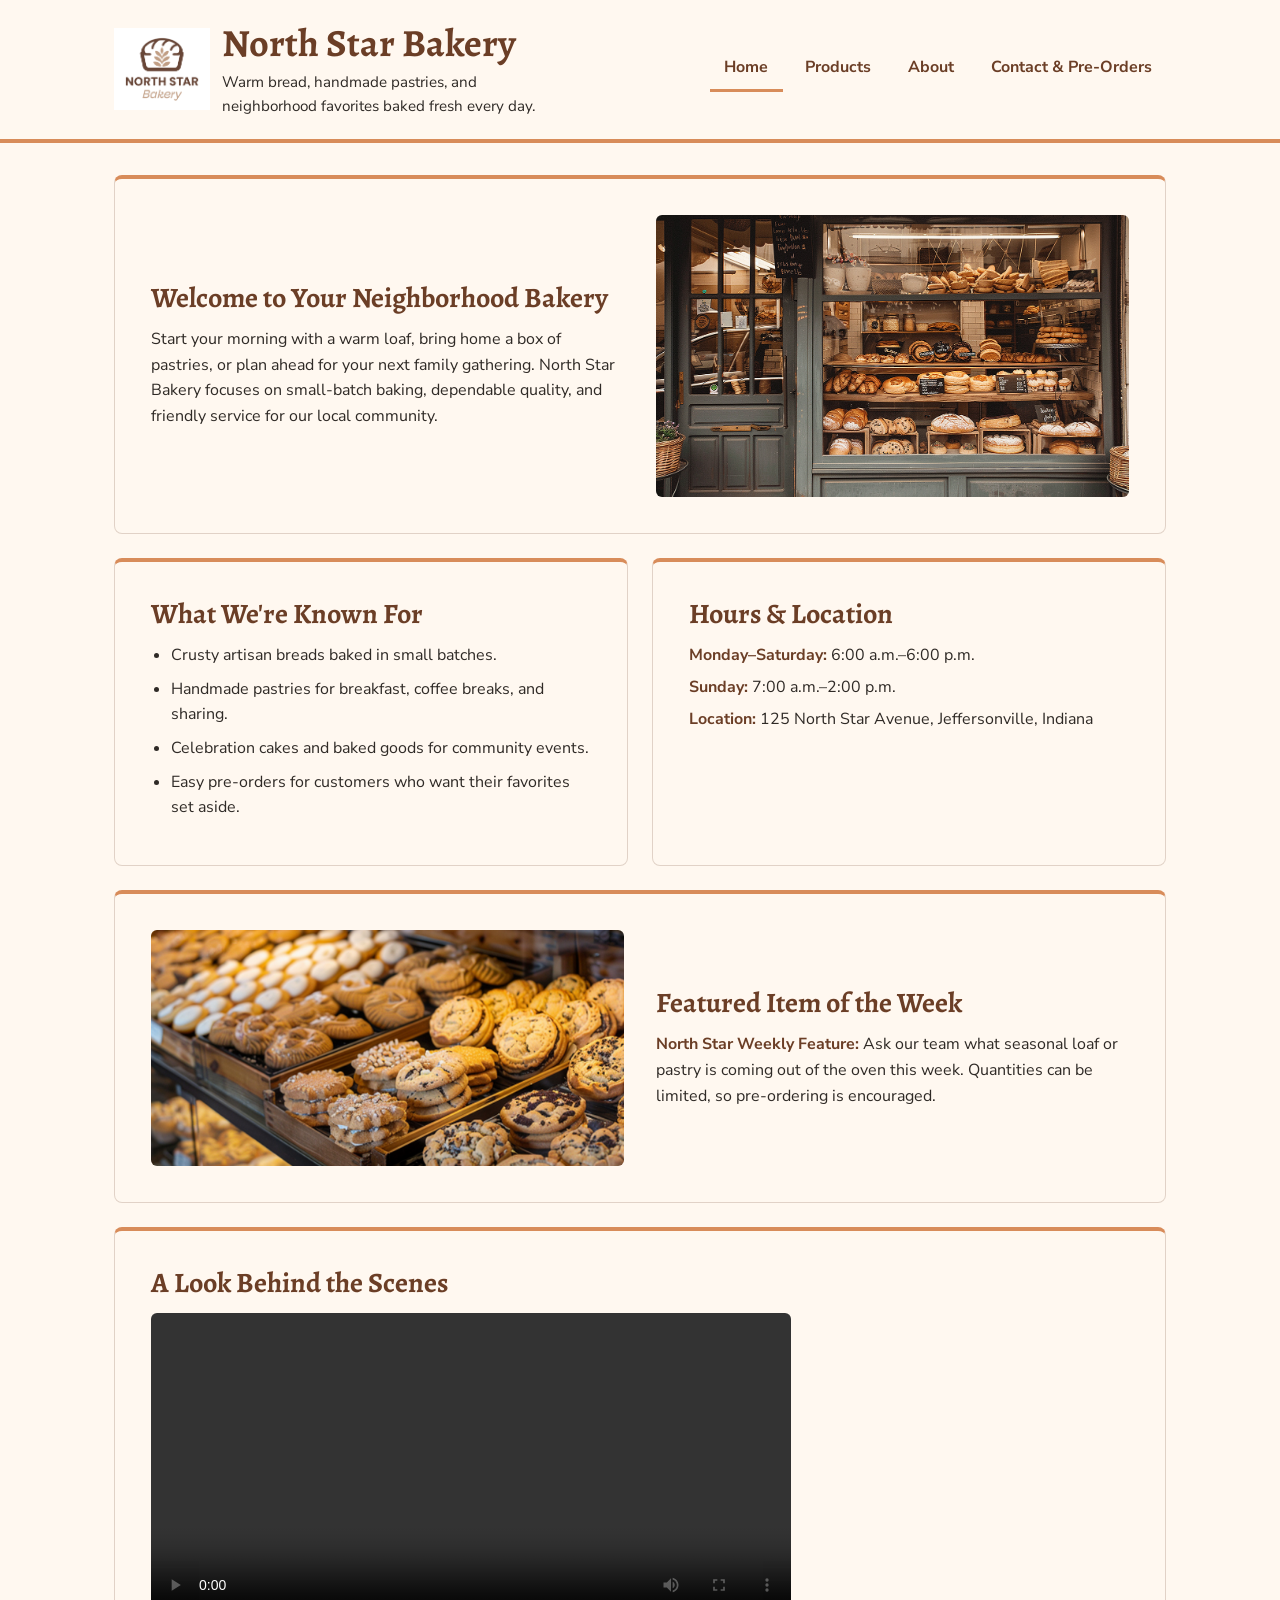
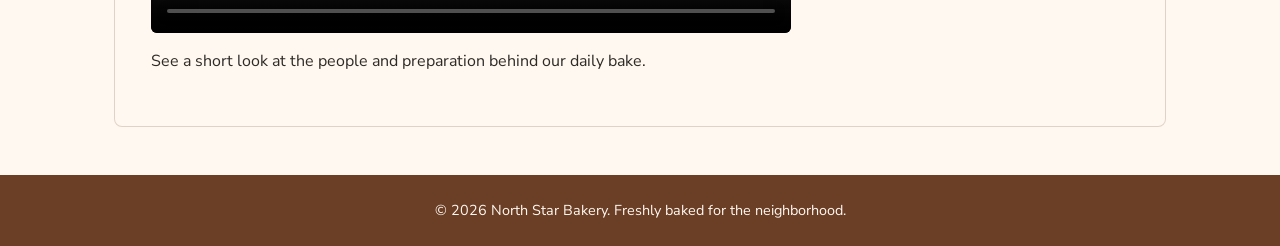
<file: index.html>
<!DOCTYPE html>
<html lang="en">
<head>
  <meta charset="UTF-8">
  <meta name="viewport" content="width=device-width, initial-scale=1.0">
  <title>North Star Bakery | Fresh Bread &amp; Pastries</title>
  <link rel="stylesheet" href="css/styles.css">
</head>
<body>
  <header class="site-header">
    <div class="header-inner">
      <div class="brand">
        <img class="logo" src="media/bakery-logo_c.png" alt="North Star Bakery logo">
        <div>
          <h1>North Star Bakery</h1>
          <p class="tagline">Warm bread, handmade pastries, and neighborhood favorites baked fresh every day.</p>
        </div>
      </div>

      <nav aria-label="Main navigation">
        <ul class="nav-list">
          <li><a href="index.html" class="current" aria-current="page">Home</a></li>
          <li><a href="products.html">Products</a></li>
          <li><a href="about.html">About</a></li>
          <li><a href="contact.html">Contact &amp; Pre-Orders</a></li>
        </ul>
      </nav>
    </div>
  </header>

  <main>
    <section class="split">
      <div>
        <h2>Welcome to Your Neighborhood Bakery</h2>
        <p>Start your morning with a warm loaf, bring home a box of pastries, or plan ahead for your next family gathering. North Star Bakery focuses on small-batch baking, dependable quality, and friendly service for our local community.</p>
      </div>
      <img src="media/bakery-storefront_c.png" alt="Front entrance of North Star Bakery storefront in the neighborhood">
    </section>

    <section class="half">
      <h2>What We're Known For</h2>
      <ul>
        <li>Crusty artisan breads baked in small batches.</li>
        <li>Handmade pastries for breakfast, coffee breaks, and sharing.</li>
        <li>Celebration cakes and baked goods for community events.</li>
        <li>Easy pre-orders for customers who want their favorites set aside.</li>
      </ul>
    </section>

    <section class="half hours">
      <h2>Hours &amp; Location</h2>
      <p><strong>Monday&ndash;Saturday:</strong> 6:00 a.m.&ndash;6:00 p.m.</p>
      <p><strong>Sunday:</strong> 7:00 a.m.&ndash;2:00 p.m.</p>
      <p><strong>Location:</strong> 125 North Star Avenue, Jeffersonville, Indiana</p>
    </section>

    <section class="split">
      <picture>
        <source media="(max-width: 600px)" srcset="media/bakery-feature-small_c.png">
        <source media="(min-width: 601px)" srcset="media/bakery-feature-large_c.png">
        <img src="media/bakery-feature-large_c.png" alt="Featured freshly baked bakery item presented for the week">
      </picture>
      <div>
        <h2>Featured Item of the Week</h2>
        <p><strong>North Star Weekly Feature:</strong> Ask our team what seasonal loaf or pastry is coming out of the oven this week. Quantities can be limited, so pre-ordering is encouraged.</p>
      </div>
    </section>

    <section>
      <h2>A Look Behind the Scenes</h2>
      <video controls width="640">
        <source src="media/bakery-behind-scenes_c.mp4" type="video/mp4">
        Your browser does not support HTML5 video. Please visit our Contact &amp; Pre-Orders page for more information about North Star Bakery.
      </video>
      <p>See a short look at the people and preparation behind our daily bake.</p>
    </section>
  </main>

  <footer>
    <p>&copy; 2026 North Star Bakery. Freshly baked for the neighborhood.</p>
  </footer>
</body>
</html>
</file>
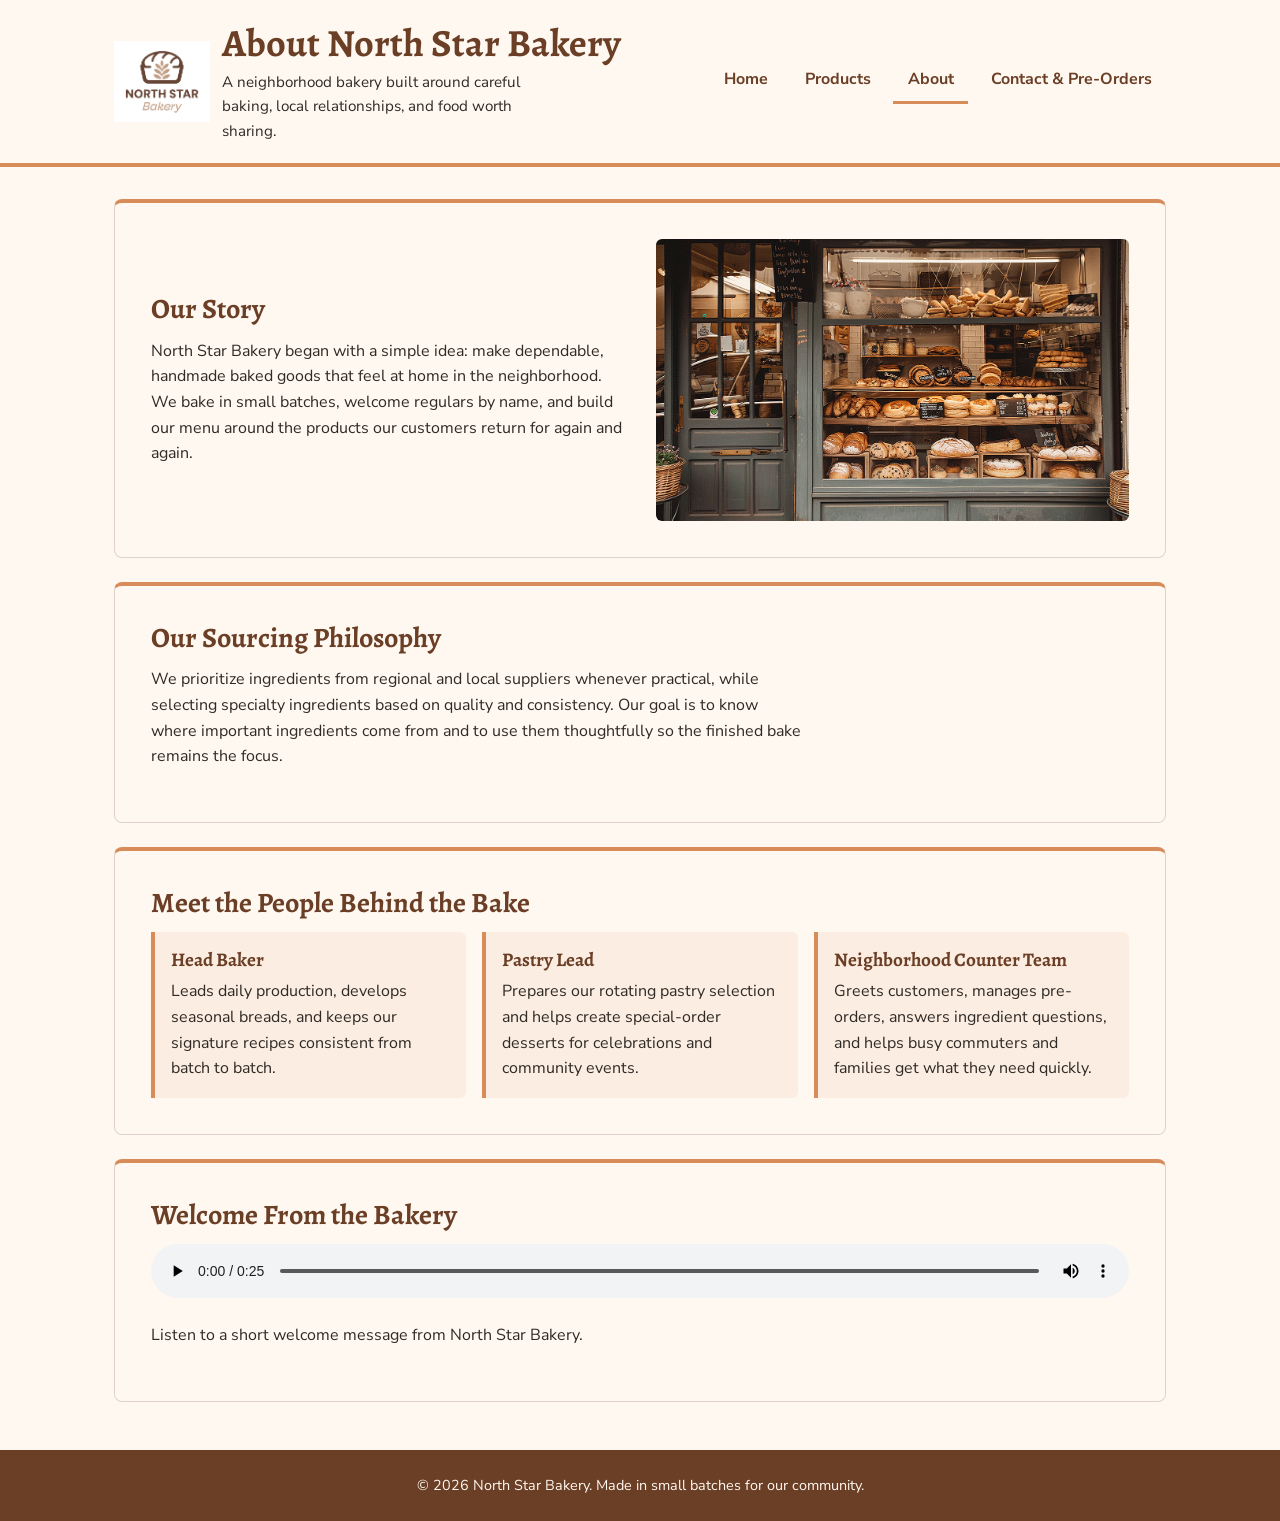
<file: about.html>
<!DOCTYPE html>
<html lang="en">
<head>
  <meta charset="UTF-8">
  <meta name="viewport" content="width=device-width, initial-scale=1.0">
  <title>About | North Star Bakery</title>
  <link rel="stylesheet" href="css/styles.css">
</head>
<body>
  <header class="site-header">
    <div class="header-inner">
      <div class="brand">
        <img class="logo" src="media/bakery-logo_c.png" alt="North Star Bakery logo">
        <div>
          <h1>About North Star Bakery</h1>
          <p class="tagline">A neighborhood bakery built around careful baking, local relationships, and food worth sharing.</p>
        </div>
      </div>

      <nav aria-label="Main navigation">
        <ul class="nav-list">
          <li><a href="index.html">Home</a></li>
          <li><a href="products.html">Products</a></li>
          <li><a href="about.html" class="current" aria-current="page">About</a></li>
          <li><a href="contact.html">Contact &amp; Pre-Orders</a></li>
        </ul>
      </nav>
    </div>
  </header>

  <main>
    <section class="split">
      <div>
        <h2>Our Story</h2>
        <p>North Star Bakery began with a simple idea: make dependable, handmade baked goods that feel at home in the neighborhood. We bake in small batches, welcome regulars by name, and build our menu around the products our customers return for again and again.</p>
      </div>
      <img src="media/bakery-storefront_c.png" alt="North Star Bakery storefront welcoming neighborhood customers">
    </section>

    <section>
      <h2>Our Sourcing Philosophy</h2>
      <p>We prioritize ingredients from regional and local suppliers whenever practical, while selecting specialty ingredients based on quality and consistency. Our goal is to know where important ingredients come from and to use them thoughtfully so the finished bake remains the focus.</p>
    </section>

    <section>
      <h2>Meet the People Behind the Bake</h2>
      <div class="team-grid">
        <article>
          <h3>Head Baker</h3>
          <p>Leads daily production, develops seasonal breads, and keeps our signature recipes consistent from batch to batch.</p>
        </article>
        <article>
          <h3>Pastry Lead</h3>
          <p>Prepares our rotating pastry selection and helps create special-order desserts for celebrations and community events.</p>
        </article>
        <article>
          <h3>Neighborhood Counter Team</h3>
          <p>Greets customers, manages pre-orders, answers ingredient questions, and helps busy commuters and families get what they need quickly.</p>
        </article>
      </div>
    </section>

    <section>
      <h2>Welcome From the Bakery</h2>
      <audio controls>
        <source src="media/bakery-welcome_c.mp3" type="audio/mpeg">
        Your browser does not support HTML5 audio. Please visit North Star Bakery in person or use the Contact &amp; Pre-Orders page to get in touch.
      </audio>
      <p>Listen to a short welcome message from North Star Bakery.</p>
    </section>
  </main>

  <footer>
    <p>&copy; 2026 North Star Bakery. Made in small batches for our community.</p>
  </footer>
</body>
</html>
</file>
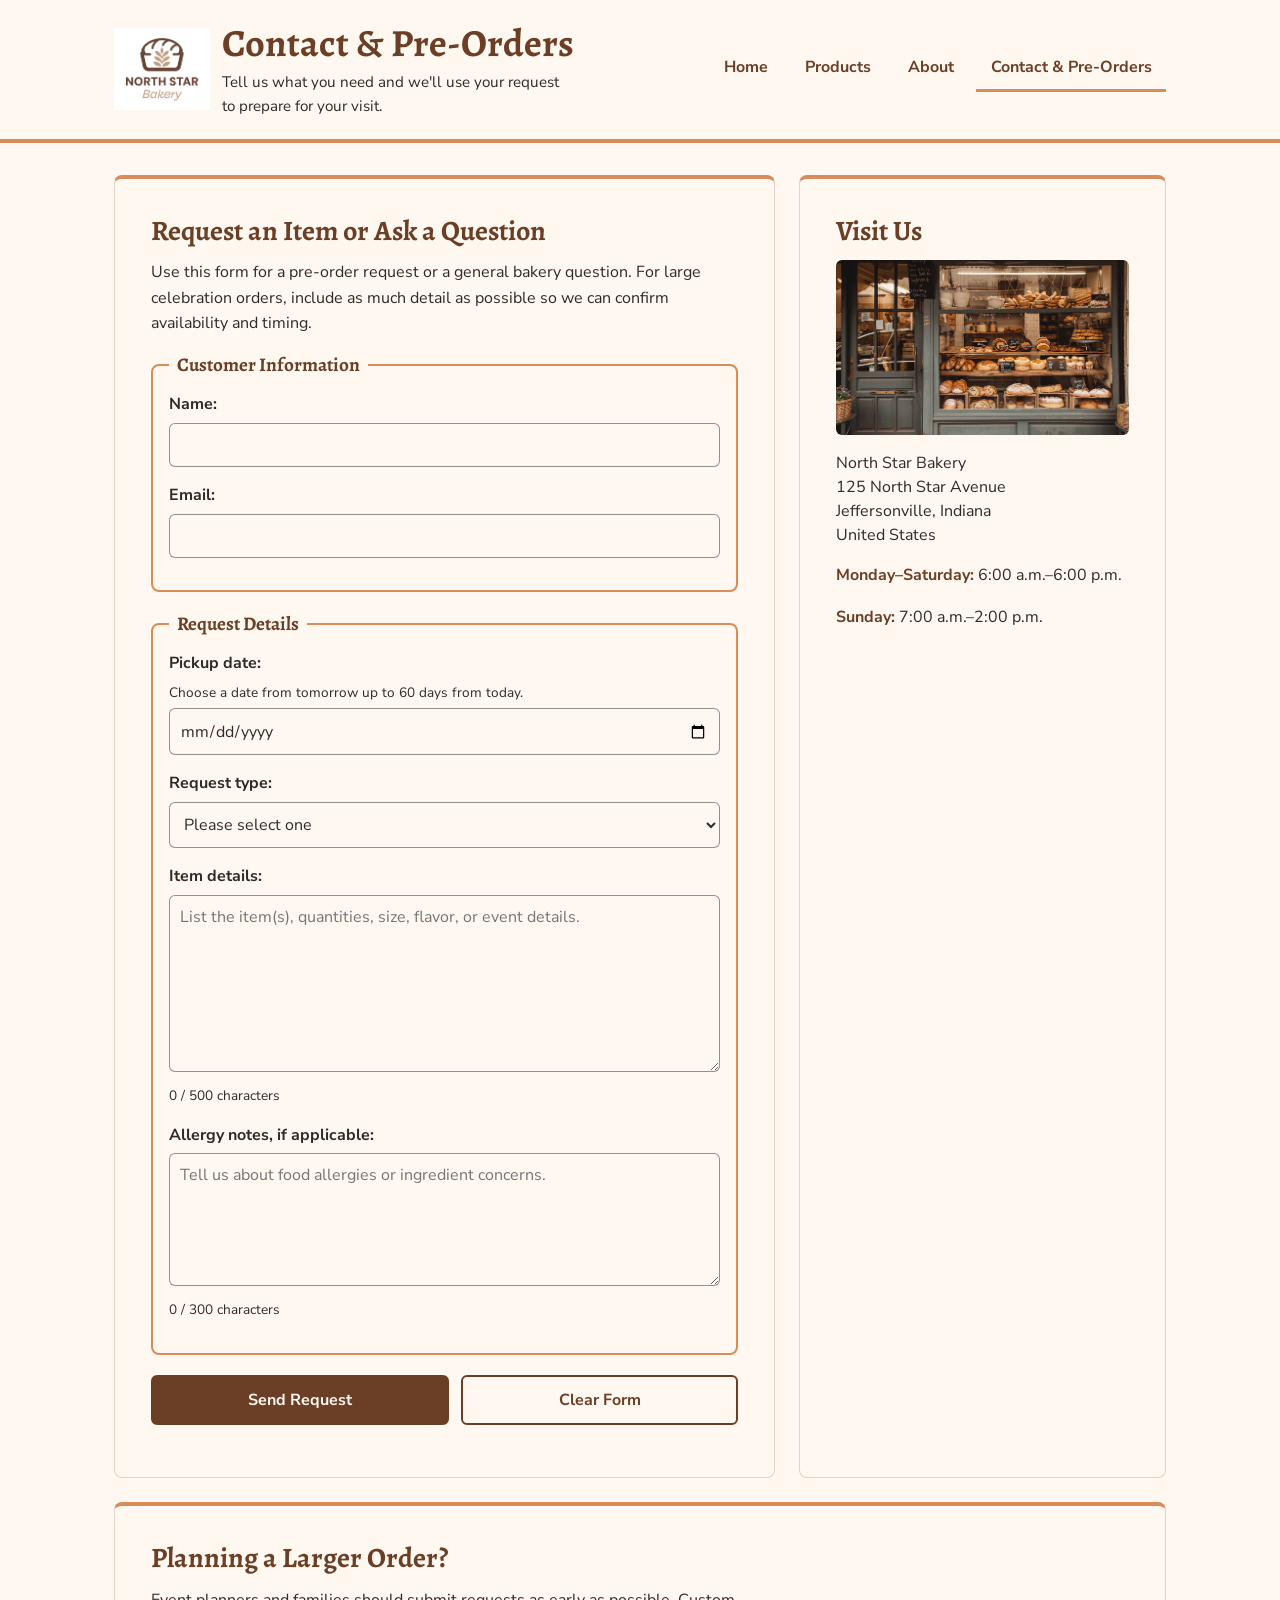
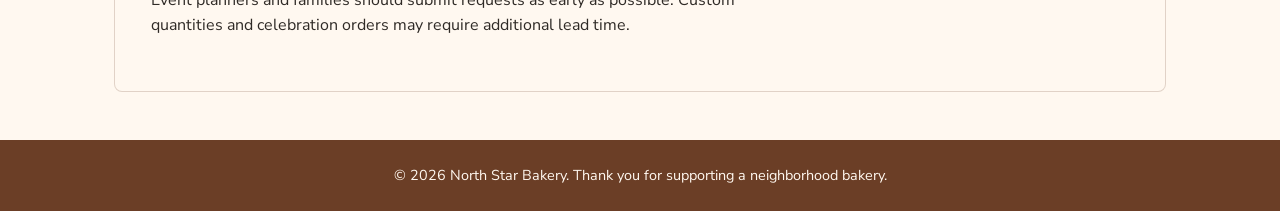
<file: contact.html>
<!DOCTYPE html>
<html lang="en">
<head>
  <meta charset="UTF-8">
  <meta name="viewport" content="width=device-width, initial-scale=1.0">
  <title>Contact &amp; Pre-Orders | North Star Bakery</title>
  <link rel="stylesheet" href="css/styles.css">
  <script src="js/script.js" defer></script>
</head>
<body>
  <header class="site-header">
    <div class="header-inner">
      <div class="brand">
        <img class="logo" src="media/bakery-logo_c.png" alt="North Star Bakery logo">
        <div>
          <h1>Contact &amp; Pre-Orders</h1>
          <p class="tagline">Tell us what you need and we'll use your request to prepare for your visit.</p>
        </div>
      </div>

      <nav aria-label="Main navigation">
        <ul class="nav-list">
          <li><a href="index.html">Home</a></li>
          <li><a href="products.html">Products</a></li>
          <li><a href="about.html">About</a></li>
          <li><a href="contact.html" class="current" aria-current="page">Contact &amp; Pre-Orders</a></li>
        </ul>
      </nav>
    </div>
  </header>

  <main>
    <section class="main-col">
      <h2>Request an Item or Ask a Question</h2>
      <p>Use this form for a pre-order request or a general bakery question. For large celebration orders, include as much detail as possible so we can confirm availability and timing.</p>

      <div id="contact-list" class="preorder-summary" hidden>
        <h3>Your saved pre-order list</h3>
        <ul id="contact-list-items"></ul>
        <button type="button" id="copy-list" class="secondary-btn">Add my list to Item details</button>
        <p id="copy-status" class="add-status" aria-live="polite"></p>
      </div>

      <p id="form-status" class="form-status" role="status" aria-live="polite" hidden></p>

      <form action="#" method="post">
        <fieldset>
          <legend>Customer Information</legend>

          <p>
            <label for="name">Name:</label>
            <input type="text" id="name" name="name" autocomplete="name" required aria-describedby="name-error">
            <span class="error-message" id="name-error"></span>
          </p>

          <p>
            <label for="email">Email:</label>
            <input type="email" id="email" name="email" autocomplete="email" required aria-describedby="email-error">
            <span class="error-message" id="email-error"></span>
          </p>
        </fieldset>

        <fieldset>
          <legend>Request Details</legend>

          <p>
            <label for="pickup-date">Pickup date:</label>
            <span class="field-hint" id="pickup-date-hint">Choose a date from tomorrow up to 60 days from today.</span>
            <input type="date" id="pickup-date" name="pickup-date" required aria-describedby="pickup-date-hint pickup-date-error">
            <span class="error-message" id="pickup-date-error"></span>
          </p>

          <p>
            <label for="request-type">Request type:</label>
            <select id="request-type" name="request-type" required aria-describedby="request-type-error">
              <option value="">Please select one</option>
              <option value="pre-order">Pre-order</option>
              <option value="general-question">General question</option>
            </select>
            <span class="error-message" id="request-type-error"></span>
          </p>

          <p>
            <label for="item-details">Item details:</label>
            <textarea id="item-details" name="item-details" rows="7" cols="50" placeholder="List the item(s), quantities, size, flavor, or event details." required aria-describedby="item-details-count item-details-error"></textarea>
            <span class="char-count" id="item-details-count">0 / 500 characters</span>
            <span class="error-message" id="item-details-error"></span>
          </p>

          <p>
            <label for="allergy-notes">Allergy notes, if applicable:</label>
            <textarea id="allergy-notes" name="allergy-notes" rows="5" cols="50" placeholder="Tell us about food allergies or ingredient concerns." aria-describedby="allergy-notes-count allergy-notes-error"></textarea>
            <span class="char-count" id="allergy-notes-count">0 / 300 characters</span>
            <span class="error-message" id="allergy-notes-error"></span>
          </p>
        </fieldset>

        <p class="form-actions">
          <button type="submit">Send Request</button>
          <button type="reset">Clear Form</button>
        </p>
      </form>
    </section>

    <section class="side-col">
      <h2>Visit Us</h2>
      <img src="media/bakery-storefront_c.png" alt="North Star Bakery storefront and front entrance">
      <address>
        North Star Bakery<br>
        125 North Star Avenue<br>
        Jeffersonville, Indiana<br>
        United States
      </address>
      <p><strong>Monday&ndash;Saturday:</strong> 6:00 a.m.&ndash;6:00 p.m.</p>
      <p><strong>Sunday:</strong> 7:00 a.m.&ndash;2:00 p.m.</p>
    </section>

    <section>
      <h2>Planning a Larger Order?</h2>
      <p>Event planners and families should submit requests as early as possible. Custom quantities and celebration orders may require additional lead time.</p>
    </section>
  </main>

  <footer>
    <p>&copy; 2026 North Star Bakery. Thank you for supporting a neighborhood bakery.</p>
  </footer>
</body>
</html>
</file>
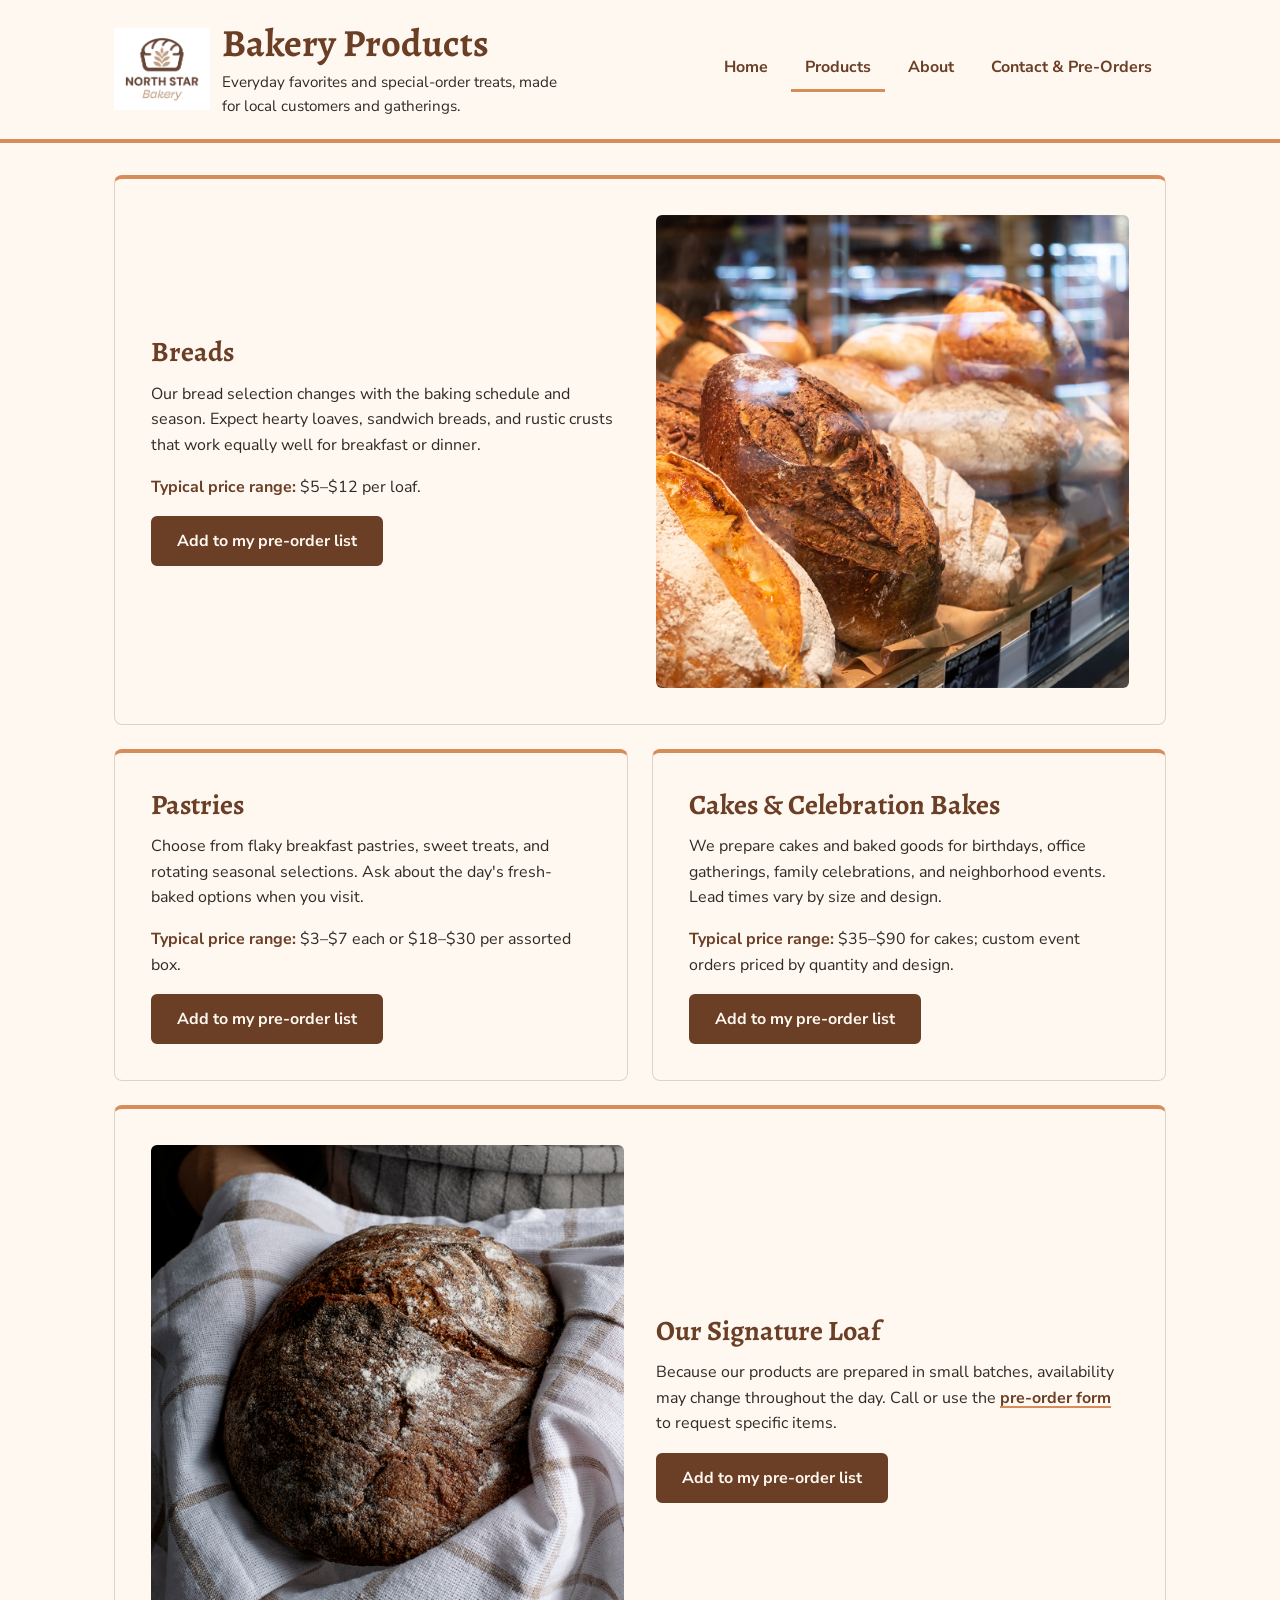
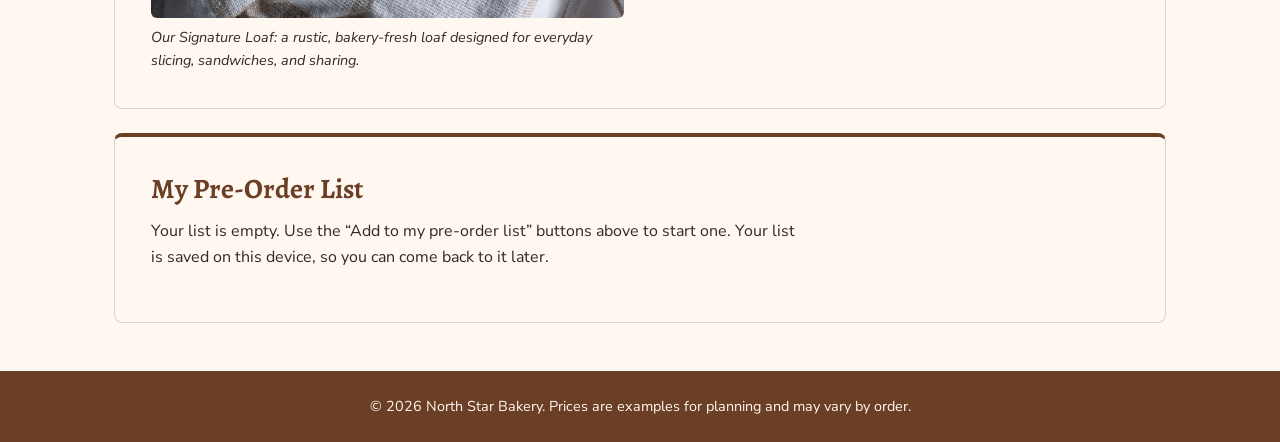
<file: products.html>
<!DOCTYPE html>
<html lang="en">
<head>
  <meta charset="UTF-8">
  <meta name="viewport" content="width=device-width, initial-scale=1.0">
  <title>Products | North Star Bakery</title>
  <link rel="stylesheet" href="css/styles.css">
  <script src="js/script.js" defer></script>
</head>
<body>
  <header class="site-header">
    <div class="header-inner">
      <div class="brand">
        <img class="logo" src="media/bakery-logo_c.png" alt="North Star Bakery logo">
        <div>
          <h1>Bakery Products</h1>
          <p class="tagline">Everyday favorites and special-order treats, made for local customers and gatherings.</p>
        </div>
      </div>

      <nav aria-label="Main navigation">
        <ul class="nav-list">
          <li><a href="index.html">Home</a></li>
          <li><a href="products.html" class="current" aria-current="page">Products</a></li>
          <li><a href="about.html">About</a></li>
          <li><a href="contact.html">Contact &amp; Pre-Orders</a></li>
        </ul>
      </nav>
    </div>
  </header>

  <main>
    <section class="split">
      <div>
        <h2>Breads</h2>
        <p>Our bread selection changes with the baking schedule and season. Expect hearty loaves, sandwich breads, and rustic crusts that work equally well for breakfast or dinner.</p>
        <p><strong>Typical price range:</strong> $5&ndash;$12 per loaf.</p>
        <div class="product-actions">
          <button type="button" class="add-btn" data-product-id="artisan-loaf">Add to my pre-order list</button>
          <p class="add-status" aria-live="polite"></p>
        </div>
      </div>
      <img src="media/bakery-bread_c.png" alt="Freshly baked artisan breads with golden crusts">
    </section>

    <section class="half">
      <h2>Pastries</h2>
      <p>Choose from flaky breakfast pastries, sweet treats, and rotating seasonal selections. Ask about the day's fresh-baked options when you visit.</p>
      <p><strong>Typical price range:</strong> $3&ndash;$7 each or $18&ndash;$30 per assorted box.</p>
      <div class="product-actions">
        <button type="button" class="add-btn" data-product-id="pastry-box">Add to my pre-order list</button>
        <p class="add-status" aria-live="polite"></p>
      </div>
    </section>

    <section class="half">
      <h2>Cakes &amp; Celebration Bakes</h2>
      <p>We prepare cakes and baked goods for birthdays, office gatherings, family celebrations, and neighborhood events. Lead times vary by size and design.</p>
      <p><strong>Typical price range:</strong> $35&ndash;$90 for cakes; custom event orders priced by quantity and design.</p>
      <div class="product-actions">
        <button type="button" class="add-btn" data-product-id="celebration-cake">Add to my pre-order list</button>
        <p class="add-status" aria-live="polite"></p>
      </div>
    </section>

    <section class="split">
      <figure>
        <img src="media/bakery-signature-loaf_c.png" alt="North Star Bakery signature loaf with a deeply browned crust and scored top">
        <figcaption>Our Signature Loaf: a rustic, bakery-fresh loaf designed for everyday slicing, sandwiches, and sharing.</figcaption>
      </figure>
      <div>
        <h2>Our Signature Loaf</h2>
        <p>Because our products are prepared in small batches, availability may change throughout the day. Call or use the <a href="contact.html">pre-order form</a> to request specific items.</p>
        <div class="product-actions">
          <button type="button" class="add-btn" data-product-id="signature-loaf">Add to my pre-order list</button>
          <p class="add-status" aria-live="polite"></p>
        </div>
      </div>
    </section>
    <section id="my-list" class="preorder-panel">
      <h2>My Pre-Order List</h2>
      <p id="list-empty">Your list is empty. Use the &ldquo;Add to my pre-order list&rdquo; buttons above to start one. Your list is saved on this device, so you can come back to it later.</p>
      <ul id="preorder-items" class="preorder-items"></ul>
      <div id="list-actions" class="list-actions" hidden>
        <a class="button-link" href="contact.html">Continue to the pre-order form</a>
        <button type="button" id="clear-list" class="secondary-btn">Clear list</button>
      </div>
    </section>
  </main>

  <footer>
    <p>&copy; 2026 North Star Bakery. Prices are examples for planning and may vary by order.</p>
  </footer>
</body>
</html>
</file>
<file: css/styles.css>
/* =========================================================
   North Star Bakery - Main Stylesheet
   Touchstone 3: Visual Design and Responsive Layout

   Approach: mobile-first. The base styles below are written
   for small screens. Media queries at the bottom of the file
   adjust the layout for tablets (768px+) and desktops (1024px+).

   COLOR PALETTE (4 colors)
     Cream     #FFF8F0  - page background, text on brown
     Brown     #6B3E26  - headings, nav, buttons, footer
     Peach     #D88C5A  - accent borders, hover, focus (never used for text)
     Charcoal  #2F2A26  - body text

   FONTS (2 families)
     Alegreya     - headings (warm, handmade serif)
     Nunito Sans  - body text, nav, and form controls
   ========================================================= */

@import url("https://fonts.googleapis.com/css2?family=Alegreya:wght@500;700&family=Nunito+Sans:wght@400;700&display=swap");

/* ---------- 1. Base / Reset ---------- */

* {
  box-sizing: border-box;
}

body {
  margin: 0;
  background-color: #FFF8F0;
  color: #2F2A26;
  font-family: "Nunito Sans", Arial, sans-serif;
  font-size: 1rem;
  line-height: 1.6;
}

/* Images and video never overflow their container */
img,
video {
  display: block;
  max-width: 100%;
  height: auto;
}

/* ---------- 2. Typography ---------- */

h1,
h2,
h3,
legend {
  font-family: "Alegreya", Georgia, serif;
  color: #6B3E26;
  line-height: 1.2;
}

h1 {
  font-size: 1.6rem;
  font-weight: 700;
  margin: 0;
}

h2 {
  font-size: 1.5rem;
  font-weight: 700;
  margin: 0 0 0.75rem;
}

h3 {
  font-size: 1.2rem;
  font-weight: 700;
  margin: 0 0 0.5rem;
}

p {
  margin: 0 0 1rem;
  max-width: 65ch; /* keeps lines a comfortable reading length */
}

strong {
  color: #6B3E26;
}

/* Text links inside page content */
main a {
  color: #6B3E26;
  font-weight: 700;
  text-decoration-color: #D88C5A;
  text-decoration-thickness: 2px;
  text-underline-offset: 3px;
}

main a:hover {
  text-decoration-color: #6B3E26;
}

/* Visible keyboard focus on every interactive element */
a:focus-visible,
button:focus-visible,
input:focus-visible,
select:focus-visible,
textarea:focus-visible {
  outline: 3px solid #D88C5A;
  outline-offset: 2px;
}

/* ---------- 3. Header and Navigation ---------- */

.site-header {
  border-bottom: 4px solid #D88C5A;
  padding: 1.25rem 0;
}

/* Flexbox: stacks the brand and nav on mobile */
.header-inner {
  display: flex;
  flex-direction: column;
  align-items: center;
  gap: 1rem;
  max-width: 1100px;
  margin: 0 auto;
  padding: 0 1rem; /* matches main so edges line up */
}

/* Flexbox: logo sits beside the bakery name */
.brand {
  display: flex;
  align-items: center;
  gap: 0.75rem;
}

.logo {
  width: 64px;
  flex-shrink: 0;
}

.tagline {
  margin: 0.25rem 0 0;
  font-size: 0.95rem;
}

/* Flexbox: nav links wrap onto two rows on small phones */
.nav-list {
  display: flex;
  flex-wrap: wrap;
  justify-content: center;
  gap: 0.5rem;
  list-style: none;
  margin: 0;
  padding: 0;
}

.nav-list a {
  display: block;
  padding: 0.5rem 0.9rem;
  border-bottom: 3px solid transparent;
  color: #6B3E26;
  font-weight: 700;
  text-decoration: none;
}

.nav-list a:hover {
  background-color: #6B3E26;
  color: #FFF8F0;
}

/* Marks the page the visitor is currently on */
.nav-list a.current {
  border-bottom-color: #D88C5A;
}

/* ---------- 4. Main Layout ---------- */

/* Flexbox: main content is a single column on mobile */
main {
  display: flex;
  flex-direction: column;
  gap: 1.25rem;
  max-width: 1100px;
  margin: 0 auto;
  padding: 1.25rem 1rem 2rem;
}

/* Every section is a "card" with the same look on all pages */
main section {
  min-width: 0; /* stops wide content from stretching a flex item */
  padding: 1.25rem;
  border: 1px solid rgba(107, 62, 38, 0.2);
  border-top: 4px solid #D88C5A;
  border-radius: 8px;
}

/* Content images get soft corners */
main img {
  border-radius: 6px;
}

/* Text + image sections (stacked on mobile) */
.split {
  display: flex;
  flex-direction: column;
  gap: 1rem;
}

.split p:last-child {
  margin-bottom: 0;
}

/* Lists inside sections */
main ul {
  margin: 0;
  padding-left: 1.25rem;
}

main li {
  margin-bottom: 0.5rem;
}

/* Hours of operation */
.hours p {
  margin-bottom: 0.4rem;
}

/* Figure and caption on the Products page */
figure {
  margin: 0;
}

figcaption {
  margin-top: 0.5rem;
  font-size: 0.9rem;
  font-style: italic;
}

/* Video and audio */
video {
  margin: 0 0 1rem;
  border-radius: 6px;
}

audio {
  width: 100%;
  margin-bottom: 1rem;
}

/* Team cards on the About page (stacked on mobile) */
.team-grid {
  display: flex;
  flex-direction: column;
  gap: 1rem;
}

.team-grid article {
  flex: 1;
  padding: 1rem;
  border-left: 4px solid #D88C5A;
  background-color: rgba(216, 140, 90, 0.1);
  border-radius: 0 6px 6px 0;
}

.team-grid article p {
  margin-bottom: 0;
}

/* Address block on the Contact page */
address {
  margin: 1rem 0;
  font-style: normal;
  line-height: 1.5;
}

/* ---------- 5. Forms ---------- */

fieldset {
  margin: 0 0 1.25rem;
  padding: 1rem;
  border: 2px solid #D88C5A;
  border-radius: 8px;
}

legend {
  padding: 0 0.5rem;
  font-size: 1.2rem;
  font-weight: 700;
}

form p {
  margin-bottom: 1rem;
  max-width: none;
}

label {
  display: block;
  margin-bottom: 0.3rem;
  font-weight: 700;
}

input,
select,
textarea {
  width: 100%;
  padding: 0.65rem;
  border: 1.5px solid rgba(47, 42, 38, 0.5);
  border-radius: 6px;
  background-color: #FFF8F0;
  color: #2F2A26;
  font-family: inherit;
  font-size: 1rem;
}

input:focus,
select:focus,
textarea:focus {
  border-color: #6B3E26;
}

/* Flexbox: buttons sit side by side and share the width */
.form-actions {
  display: flex;
  flex-wrap: wrap;
  gap: 0.75rem;
}

button {
  flex: 1 1 auto;
  padding: 0.75rem 1.5rem;
  border: 2px solid #6B3E26;
  border-radius: 6px;
  background-color: #6B3E26;
  color: #FFF8F0;
  font-family: inherit;
  font-size: 1rem;
  font-weight: 700;
  cursor: pointer;
}

button:hover {
  background-color: #D88C5A;
  border-color: #D88C5A;
  color: #2F2A26;
}

/* The reset button is styled as a secondary action */
button[type="reset"] {
  background-color: transparent;
  color: #6B3E26;
}

button[type="reset"]:hover {
  background-color: #D88C5A;
  color: #2F2A26;
}

/* ---------- 6. Footer ---------- */

footer {
  padding: 1.5rem 1rem;
  background-color: #6B3E26;
  color: #FFF8F0;
  text-align: center;
}

footer p {
  margin: 0 auto;
  font-size: 0.9rem;
}


/* ---------- 7. Pre-Order List (Touchstone 4) ---------- */

/* Elements hidden by JavaScript stay hidden even if they use flex */
[hidden] {
  display: none !important;
}

.product-actions {
  margin-top: 0.5rem;
}

/* "Add" buttons don't stretch to fill their row */
.add-btn {
  flex: none;
}

.add-btn:disabled {
  opacity: 0.6;
  cursor: not-allowed;
}

.add-status {
  margin: 0.5rem 0 0;
  font-size: 0.9rem;
  font-weight: 700;
  color: #6B3E26;
}

.add-status:empty {
  display: none;
}

/* The list panel gets a thicker brown top border so it stands out */
.preorder-panel {
  border-top-color: #6B3E26;
}

.preorder-items {
  list-style: none;
  margin: 0 0 1rem;
  padding: 0;
}

/* Flexbox: each list row stacks on mobile */
.preorder-items li {
  display: flex;
  flex-direction: column;
  gap: 0.5rem;
  margin: 0;
  padding: 0.75rem 0;
  border-bottom: 1px solid rgba(107, 62, 38, 0.2);
}

.item-info {
  display: flex;
  flex-direction: column;
}

.item-info span {
  font-size: 0.9rem;
}

.item-controls {
  display: flex;
  align-items: center;
  gap: 0.5rem;
}

.qty-btn {
  flex: none;
  width: 2.5rem;
  height: 2.5rem;
  padding: 0;
  font-size: 1.25rem;
  line-height: 1;
}

.qty-btn:disabled {
  opacity: 0.5;
  cursor: not-allowed;
}

.qty {
  min-width: 2ch;
  font-weight: 700;
  text-align: center;
}

/* Secondary buttons: outlined instead of filled */
.secondary-btn,
.remove-btn {
  flex: none;
  background-color: transparent;
  color: #6B3E26;
}

.remove-btn {
  margin-left: auto;
  padding: 0.5rem 1rem;
}

.list-actions {
  display: flex;
  flex-wrap: wrap;
  gap: 0.75rem;
}

/* A link that looks like the main button */
.button-link {
  display: inline-block;
  padding: 0.75rem 1.5rem;
  border: 2px solid #6B3E26;
  border-radius: 6px;
  background-color: #6B3E26;
  color: #FFF8F0;
  font-weight: 700;
  text-decoration: none;
}

main a.button-link {
  color: #FFF8F0;
  text-decoration: none;
}

main a.button-link:hover {
  background-color: #D88C5A;
  border-color: #D88C5A;
  color: #2F2A26;
}

/* Saved list shown above the contact form */
.preorder-summary {
  margin-bottom: 1.25rem;
  padding: 1rem;
  border-left: 4px solid #D88C5A;
  background-color: rgba(216, 140, 90, 0.1);
  border-radius: 0 6px 6px 0;
}

.preorder-summary ul {
  margin-bottom: 0.75rem;
}

/* ---------- 8. Form Validation Feedback (Touchstone 4) ---------- */

.field-hint,
.char-count {
  display: block;
  margin-top: 0.3rem;
  font-size: 0.85rem;
}

.field-hint {
  margin: 0 0 0.3rem;
}

/* Invalid fields: thicker brown border and a peach tint */
input.invalid,
select.invalid,
textarea.invalid {
  border: 2px solid #6B3E26;
  background-color: rgba(216, 140, 90, 0.15);
}

/* Error text sits directly under its field */
.error-message {
  display: block;
  margin-top: 0.35rem;
  color: #6B3E26;
  font-size: 0.9rem;
  font-weight: 700;
}

.error-message:empty {
  display: none;
}

/* A warning symbol so errors don't rely on color alone */
.error-message::before {
  content: "⚠ ";
}

/* Message at the top of the form after Send Request */
.form-status {
  margin: 0 0 1.25rem;
  padding: 0.75rem 1rem;
  border-radius: 6px;
  font-weight: 700;
  max-width: none;
}

.form-status.error {
  border: 2px solid #6B3E26;
  background-color: rgba(216, 140, 90, 0.15);
}

.form-status.success {
  border: 2px solid #D88C5A;
  background-color: #6B3E26;
  color: #FFF8F0;
}

/* =========================================================
   MEDIA QUERY 1: Tablets and small laptops (768px and up)
   ========================================================= */
@media (min-width: 768px) {

  .header-inner {
    padding: 0 1.5rem;
  }

  h1 {
    font-size: 2rem;
  }

  .logo {
    width: 80px;
  }

  /* Nav links fit on one line now */
  .nav-list {
    flex-wrap: nowrap;
  }

  /* Main: sections can now sit side by side */
  main {
    flex-direction: row;
    flex-wrap: wrap;
    gap: 1.5rem;
    padding: 2rem 1.5rem 3rem;
  }

  main section {
    flex: 1 1 100%;
    padding: 1.75rem;
  }

  /* Two sections share one row */
  main section.half {
    flex: 1 1 calc(50% - 0.75rem);
  }

  /* Text and image sit next to each other */
  .split {
    flex-direction: row;
    align-items: center;
    gap: 2rem;
  }

  .split > * {
    flex: 1 1 0;
    min-width: 0; /* lets large images shrink to fit their half */
  }

  /* Team cards line up in a row */
  .team-grid {
    flex-direction: row;
  }

  /* Pre-order list rows: name on the left, controls on the right */
  .preorder-items li {
    flex-direction: row;
    justify-content: space-between;
    align-items: center;
  }

  .remove-btn {
    margin-left: 0.5rem;
  }

  h2 {
    font-size: 1.75rem;
  }
}

/* =========================================================
   MEDIA QUERY 2: Desktops (1024px and up)
   ========================================================= */
@media (min-width: 1024px) {

  h1 {
    font-size: 2.4rem;
  }

  .logo {
    width: 96px;
  }

  /* Header: brand on the left, navigation on the right */
  .header-inner {
    flex-direction: row;
    justify-content: space-between;
  }

  .tagline {
    max-width: 38ch;
  }

  /* The nav keeps its width; the brand text wraps instead */
  .site-header nav {
    flex-shrink: 0;
  }

  main section {
    padding: 2.25rem;
  }

  /* Contact page: form takes 2/3, visit info takes 1/3 */
  main section.main-col {
    flex: 2 1 0;
  }

  main section.side-col {
    flex: 1 1 0;
  }
}
</file>
